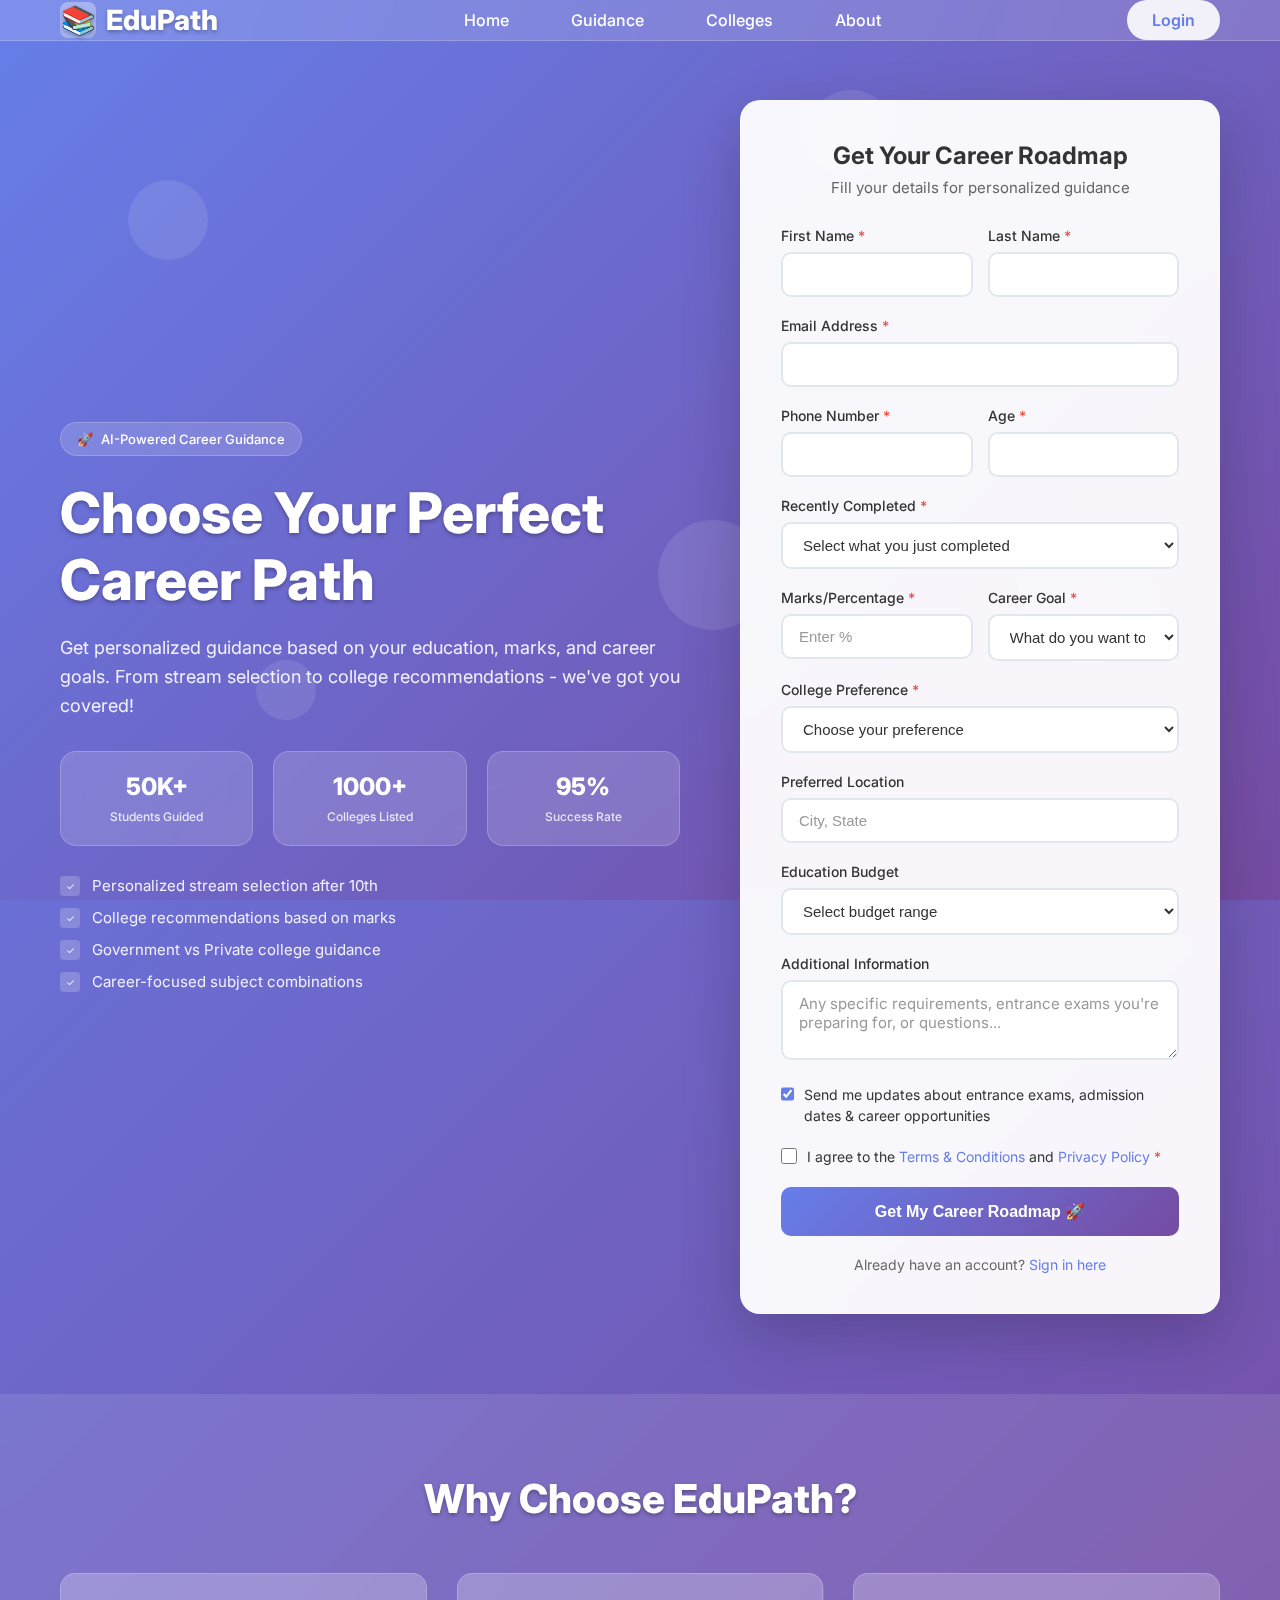
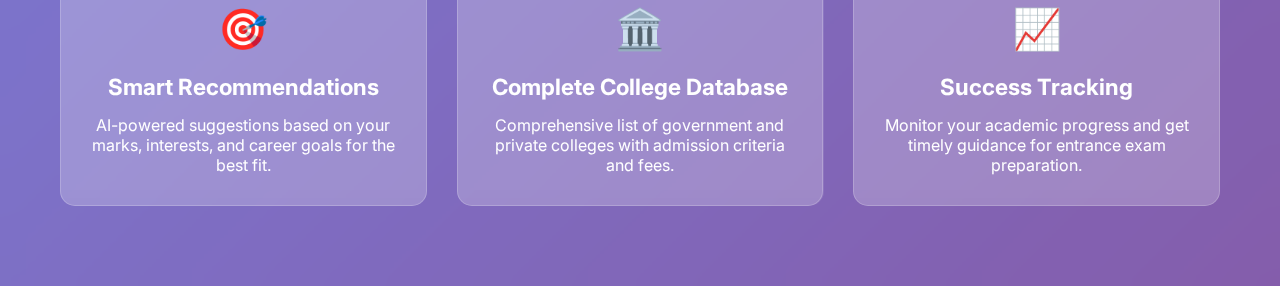
<file: index.html>
<!DOCTYPE html>
<html lang="en">
<head>
    <meta charset="UTF-8">
    <meta name="viewport" content="width=device-width, initial-scale=1.0">
    <title>SKILL BRIDGE - Smart Career Guidance Platform</title>
   <link rel="stylesheet" href="home.css">
    <body>

    <div class="animated-bg"></div>
    <div class="floating-shapes">
        <div class="shape"></div>
        <div class="shape"></div>
        <div class="shape"></div>
        <div class="shape"></div>
        <div class="shape"></div>
    </div>

    <header>
        <nav class="container">
            <div class="logo">
                <div class="logo-icon">📚</div>
                EduPath
            </div>
            <ul class="nav-links">
                <li><a href="#home">Home</a></li>
                <li><a href="#guidance">Guidance</a></li>
                <li><a href="#colleges">Colleges</a></li>
                <li><a href="#about">About</a></li>
            </ul>
            <a href="#login" class="login-btn">Login</a>
        </nav>
    </header>

    <main class="container">
        <div class="main-wrapper">
            <!-- Hero Content -->
            <div class="hero-content">
                <div class="hero-badge">
                    <span>🚀</span>
                    AI-Powered Career Guidance
                </div>
                
                <h1 class="hero-title">Choose Your Perfect Career Path</h1>
                
                <p class="hero-description">
                    Get personalized guidance based on your education, marks, and career goals. 
                    From stream selection to college recommendations - we've got you covered!
                </p>

                <div class="hero-stats">
                    <div class="stat-card">
                        <span class="stat-number">50K+</span>
                        <span class="stat-label">Students Guided</span>
                    </div>
                    <div class="stat-card">
                        <span class="stat-number">1000+</span>
                        <span class="stat-label">Colleges Listed</span>
                    </div>
                    <div class="stat-card">
                        <span class="stat-number">95%</span>
                        <span class="stat-label">Success Rate</span>
                    </div>
                </div>

                <div class="hero-features">
                    <div class="feature-item">
                        <div class="feature-icon">✓</div>
                        <span>Personalized stream selection after 10th</span>
                    </div>
                    <div class="feature-item">
                        <div class="feature-icon">✓</div>
                        <span>College recommendations based on marks</span>
                    </div>
                    <div class="feature-item">
                        <div class="feature-icon">✓</div>
                        <span>Government vs Private college guidance</span>
                    </div>
                    <div class="feature-item">
                        <div class="feature-icon">✓</div>
                        <span>Career-focused subject combinations</span>
                    </div>
                </div>
            </div>

            <!-- Registration Form -->
            <div class="form-container">
                <div class="form-header">
                    <h2 class="form-title">Get Your Career Roadmap</h2>
                    <p class="form-subtitle">Fill your details for personalized guidance</p>
                </div>

                <div id="message"></div>
                <div class="loading" id="loading">
                    <div class="spinner"></div>
                    <p>Analyzing your profile...</p>
                </div>

                <form id="registrationForm">
                    <div class="form-row">
                        <div class="form-group">
                            <label class="form-label" for="firstName">First Name <span class="required">*</span></label>
                            <input type="text" id="firstName" name="firstName" class="form-input" required>
                        </div>
                        <div class="form-group">
                            <label class="form-label" for="lastName">Last Name <span class="required">*</span></label>
                            <input type="text" id="lastName" name="lastName" class="form-input" required>
                        </div>
                    </div>

                    <div class="form-group">
                        <label class="form-label" for="email">Email Address <span class="required">*</span></label>
                        <input type="email" id="email" name="email" class="form-input" required>
                    </div>

                    <div class="form-row">
                        <div class="form-group">
                            <label class="form-label" for="phone">Phone Number <span class="required">*</span></label>
                            <input type="tel" id="phone" name="phone" class="form-input" required>
                        </div>
                        <div class="form-group">
                            <label class="form-label" for="age">Age <span class="required">*</span></label>
                            <input type="number" id="age" name="age" class="form-input" min="15" max="25" required>
                        </div>
                    </div>

                    <div class="form-group">
                        <label class="form-label" for="education">Recently Completed <span class="required">*</span></label>
                        <select id="education" name="education" class="form-select" required>
                            <option value="">Select what you just completed</option>
                            <option value="10th">10th Class</option>
                            <option value="12th">12th Class</option>
                            <option value="diploma">Diploma</option>
                            <option value="graduation">Graduation (Bachelor's)</option>
                        </select>
                    </div>

                    <div id="streamSection" class="form-group dynamic-section">
                        <label class="form-label" for="stream">Stream Selection <span class="required">*</span></label>
                        <select id="stream" name="stream" class="form-select">
                            <option value="">Choose your stream preference</option>
                        </select>
                    </div>

                    <div class="form-row">
                        <div class="form-group">
                            <label class="form-label" for="marks">Marks/Percentage <span class="required">*</span></label>
                            <input type="number" id="marks" name="marks" class="form-input" min="35" max="100" placeholder="Enter %" required>
                        </div>
                        <div class="form-group">
                            <label class="form-label" for="careerGoal">Career Goal <span class="required">*</span></label>
                            <select id="careerGoal" name="careerGoal" class="form-select" required>
                                <option value="">What do you want to become?</option>
                                <option value="engineer">Engineer</option>
                                <option value="doctor">Doctor</option>
                                <option value="ca">Chartered Accountant</option>
                                <option value="lawyer">Lawyer</option>
                                <option value="teacher">Teacher</option>
                                <option value="business">Business Owner</option>
                                <option value="government">Government Officer</option>
                                <option value="not-sure">Not Sure - Help Me Decide</option>
                                <option value="other">Other</option>
                            </select>
                        </div>
                    </div>

                    <div class="form-group">
                        <label class="form-label" for="collegeType">College Preference <span class="required">*</span></label>
                        <select id="collegeType" name="collegeType" class="form-select" required>
                            <option value="">Choose your preference</option>
                            <option value="government">Government College (Entrance Exam)</option>
                            <option value="private">Private College</option>
                            <option value="both">Both Government & Private</option>
                            <option value="unsure">Need Guidance</option>
                        </select>
                    </div>
 
                    <div class="form-group">
                        <label class="form-label" for="location">Preferred Location</label>
                        <input type="text" id="location" name="location" class="form-input" placeholder="City, State">
                    </div>

                    <div class="form-group">
                        <label class="form-label" for="budget">Education Budget</label>
                        <select id="budget" name="budget" class="form-select">
                            <option value="">Select budget range</option>
                            <option value="0-2lakh">Up to ₹2 Lakh</option>
                            <option value="2-5lakh">₹2 - ₹5 Lakh</option>
                            <option value="5-10lakh">₹5 - ₹10 Lakh</option>
                            <option value="10-20lakh">₹10 - ₹20 Lakh</option>
                            <option value="20lakh+">Above ₹20 Lakh</option>
                        </select>
                    </div>

                    <div class="form-group">
                        <label class="form-label" for="additionalInfo">Additional Information</label>
                        <textarea id="additionalInfo" name="additionalInfo" class="form-textarea form-input" placeholder="Any specific requirements, entrance exams you're preparing for, or questions..."></textarea>
                    </div>

                    <div class="checkbox-wrapper">
                        <input type="checkbox" id="newsletter" name="newsletter" class="checkbox-input" checked>
                        <label class="checkbox-label" for="newsletter">Send me updates about entrance exams, admission dates & career opportunities</label>
                    </div>

                    <div class="checkbox-wrapper">
                        <input type="checkbox" id="terms" name="terms" class="checkbox-input" required>
                        <label class="checkbox-label" for="terms">I agree to the <a href="#terms">Terms & Conditions</a> and <a href="#privacy">Privacy Policy</a> <span class="required">*</span></label>
                    </div>

                    <button type="submit" class="form-submit" id="submitBtn">Get My Career Roadmap 🚀</button>
                </form>

                <div class="form-footer">
                    <p>Already have an account? <a href="#login">Sign in here</a></p>
                </div>
            </div>
        </div>
    </main>

    <section class="features-section">
        <div class="container">
            <h2 class="section-title">Why Choose EduPath?</h2>
            <div class="features-grid">
                <div class="feature-card">
                    <div class="feature-card-icon">🎯</div>
                    <h3>Smart Recommendations</h3>
                    <p>AI-powered suggestions based on your marks, interests, and career goals for the best fit.</p>
                </div>
                <div class="feature-card">
                    <div class="feature-card-icon">🏛️</div>
                    <h3>Complete College Database</h3>
                    <p>Comprehensive list of government and private colleges with admission criteria and fees.</p>
                </div>
                <div class="feature-card">
                    <div class="feature-card-icon">📈</div>
                    <h3>Success Tracking</h3>
                    <p>Monitor your academic progress and get timely guidance for entrance exam preparation.</p>
                </div>
            </div>
        </div>
    </section>

    <script>
        // Dynamic form behavior based on education level
        document.getElementById('education').addEventListener('change', function() {
            const streamSection = document.getElementById('streamSection');
            const streamSelect = document.getElementById('stream');
            
            if (this.value === '10th') {
                streamSection.classList.add('visible');
                streamSelect.required = true;
                streamSelect.innerHTML = `
                    <option value="">What stream do you want in 11th-12th?</option>
                    <option value="science-pcm">Science (PCM) - For Engineering/IT</option>
                    <option value="science-pcb">Science (PCB) - For Medical/Pharmacy</option>
                    <option value="commerce">Commerce - For CA/Business/Banking</option>
                    <option value="arts">Arts/Humanities - For Law/Teaching/Civil Services</option>
                `;
            } else if (this.value === '12th') {
                streamSection.classList.add('visible');
                streamSelect.required = true;
                streamSelect.innerHTML = `
                    <option value="">Your 12th stream was?</option>
                    <option value="science-pcm">Science (PCM)</option>
                    <option value="science-pcb">Science (PCB)</option>
                    <option value="commerce">Commerce</option>
                    <option value="arts">Arts/Humanities</option>
                `;
            } else {
                streamSection.classList.remove('visible');
                streamSelect.required = false;
            }
        });

        // Career goal suggestions based on stream
        document.getElementById('stream').addEventListener('change', function() {
            const careerGoalSelect = document.getElementById('careerGoal');
            const streamValue = this.value;
            
            let priorityOptions = [];
            if (streamValue === 'science-pcm') {
                priorityOptions = ['engineer', 'government', 'business', 'not-sure'];
            } else if (streamValue === 'science-pcb') {
                priorityOptions = ['doctor', 'engineer', 'teacher', 'not-sure'];
            } else if (streamValue === 'commerce') {
                priorityOptions = ['ca', 'business', 'government', 'not-sure'];
            } else if (streamValue === 'arts') {
                priorityOptions = ['lawyer', 'teacher', 'government', 'not-sure'];
            }

            // Update career options
            const allOptions = {
                'engineer': 'Engineer',
                'doctor': 'Doctor',
                'ca': 'Chartered Accountant',
                'lawyer': 'Lawyer',
                'teacher': 'Teacher',
                'business': 'Business Owner',
                'government': 'Government Officer',
                'not-sure': 'Not Sure - Help Me Decide',
                'other': 'Other'
            };
            
            careerGoalSelect.innerHTML = '<option value="">What do you want to become?</option>';
            
                        // Add priority options first
                        priorityOptions.forEach(option => {
                            careerGoalSelect.innerHTML += `<option value="${option}">${allOptions[option]}</option>`;
                        });
            
                        // Add remaining options
                        Object.keys(allOptions).forEach(option => {
                            if (!priorityOptions.includes(option)) {
                                careerGoalSelect.innerHTML += `<option value="${option}">${allOptions[option]}</option>`;
                            }
                        });
                    });
                </script>
            </body>
            </html>
</file>
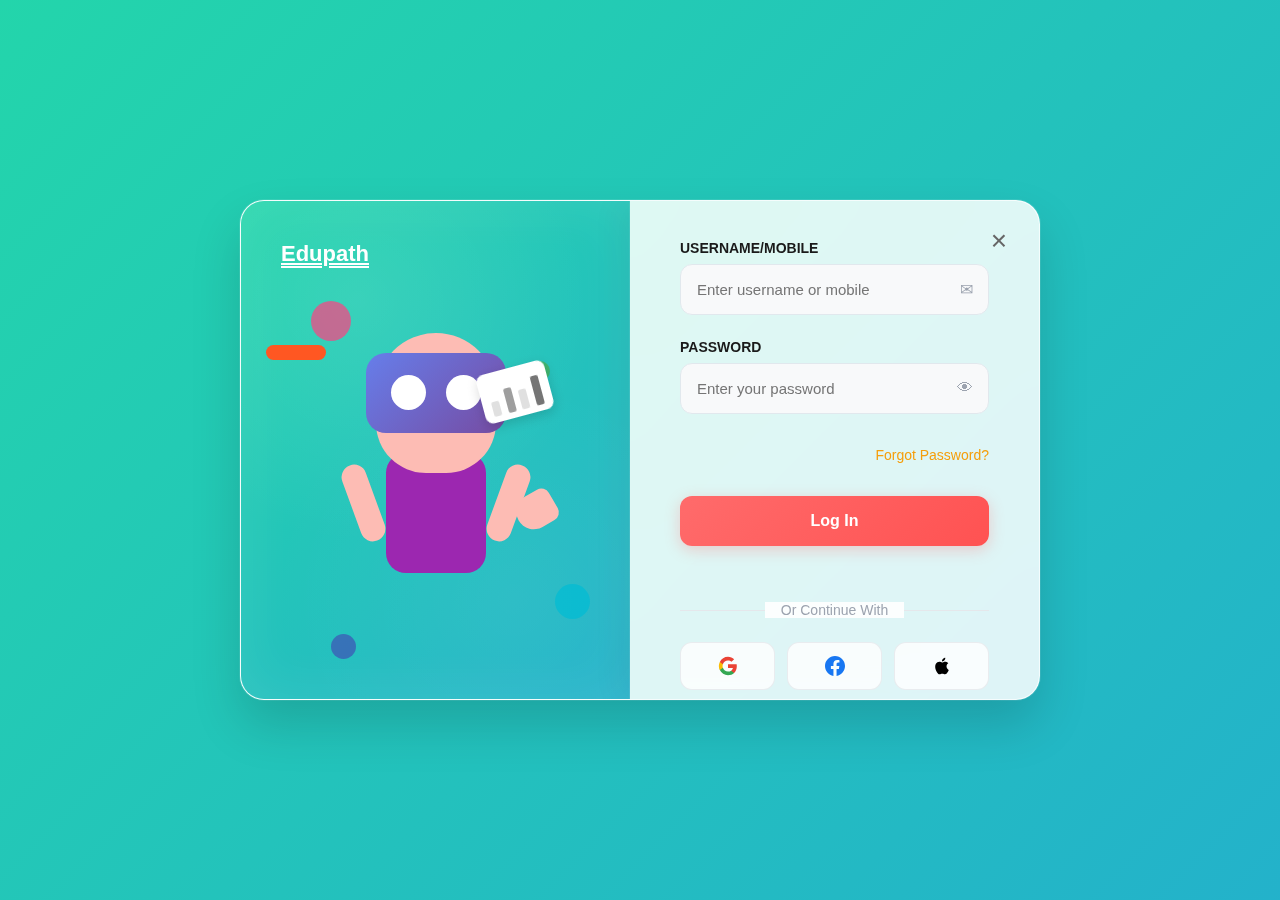
<file: index-login.html>
<!DOCTYPE html>
<html lang="en">
<head>
    <meta charset="UTF-8">
    <meta name="viewport" content="width=device-width, initial-scale=1.0">
    <title>CARRIER ADVISOR - Login</title>
    <link rel="stylesheet" href="login.css">
</head>
<body>
    <div class="animated-bg"></div>
    
    <div class="modal-container">
        <button class="close-btn"></button>
        
        <div class="left-section">
            <div class="logo"><b>Edupath</b></div>
            
            <div class="character-container">
                <div class="character">
                    <div class="head"></div>
                    <div class="vr-headset">
                        <div class="vr-lens left"></div>
                        <div class="vr-lens right"></div>
                    </div>
                    <div class="vr-strap left"></div>
                    <div class="vr-strap right"></div>
                    <div class="body"></div>
                    <div class="arm left"></div>
                    <div class="arm right"></div>
                    <div class="hand"></div>
                </div>
                
                <div class="chart">
                    <div class="bar"></div>
                    <div class="bar"></div>
                    <div class="bar"></div>
                    <div class="bar"></div>
                </div>
                
                <div class="progress-bar progress-1">
                    <div class="progress-fill"></div>
                </div>
                <div class="progress-bar progress-2">
                    <div class="progress-fill"></div>
                </div>
            </div>
            
            <div class="floating-elements">
                <div class="bubble bubble-1"></div>
                <div class="bubble bubble-2"></div>
                <div class="bubble bubble-3"></div>
                <div class="bubble bubble-4"></div>
            </div>
        </div>

        <div class="right-section">
            <h1 class="login-title">Login</h1>
            
            <div class="form-group">
                <label class="form-label">USERNAME/MOBILE</label>
                <div class="input-container">
                    <input type="text" class="form-input" placeholder="Enter username or mobile">
                    <span class="input-icon">✉</span>
                </div>
            </div>

            <div class="form-group">
                <label class="form-label">PASSWORD</label>
                <div class="input-container">
                    <input type="password" class="form-input" placeholder="Enter your password">
                    <span class="input-icon">👁</span>
                </div>
            </div>

            <div class="forgot-password">
                <a href="#">Forgot Password?</a>
            </div>

            <button class="login-btn">Log In</button>

            <div class="divider">
                <span>Or Continue With</span>
            </div>

            <div class="social-buttons">
                <button class="social-btn">
                    <div class="google-icon"></div>
                </button>
                <button class="social-btn">
                    <div class="facebook-icon"></div>
                </button>
                <button class="social-btn">
                    <div class="apple-icon"></div>
                </button>
            </div>

            <div class="signup-text">
                Don't have an account? <a href="#">Sign Up here</a>
            </div>
        </div>
    </div>

    <script>
        // Add interactive functionality
        document.addEventListener('DOMContentLoaded', function() {
            const passwordInput = document.querySelector('input[type="password"]');
            const eyeIcon = passwordInput.nextElementSibling;
            
            eyeIcon.addEventListener('click', function() {
                if (passwordInput.type === 'password') {
                    passwordInput.type = 'text';
                    eyeIcon.textContent = '🙈';
                } else {
                    passwordInput.type = 'password';
                    eyeIcon.textContent = '👁';
                }
            });

            // Form validation
            const loginBtn = document.querySelector('.login-btn');
            const inputs = document.querySelectorAll('.form-input');
            
            loginBtn.addEventListener('click', function(e) {
                e.preventDefault();
                let isValid = true;
                
                inputs.forEach(input => {
                    if (!input.value.trim()) {
                        input.style.borderColor = '#ff6b6b';
                        isValid = false;
                    } else {
                        input.style.borderColor = '#e1e8ed';
                    }
                });
                
                if (isValid) {
                    alert('Login functionality would be implemented here!');
                }
            });

            // Close button functionality
            document.querySelector('.close-btn').addEventListener('click', function() {
                alert('Close functionality would be implemented here!');
            });
        });
    </script>
</body>
</html>
</file>
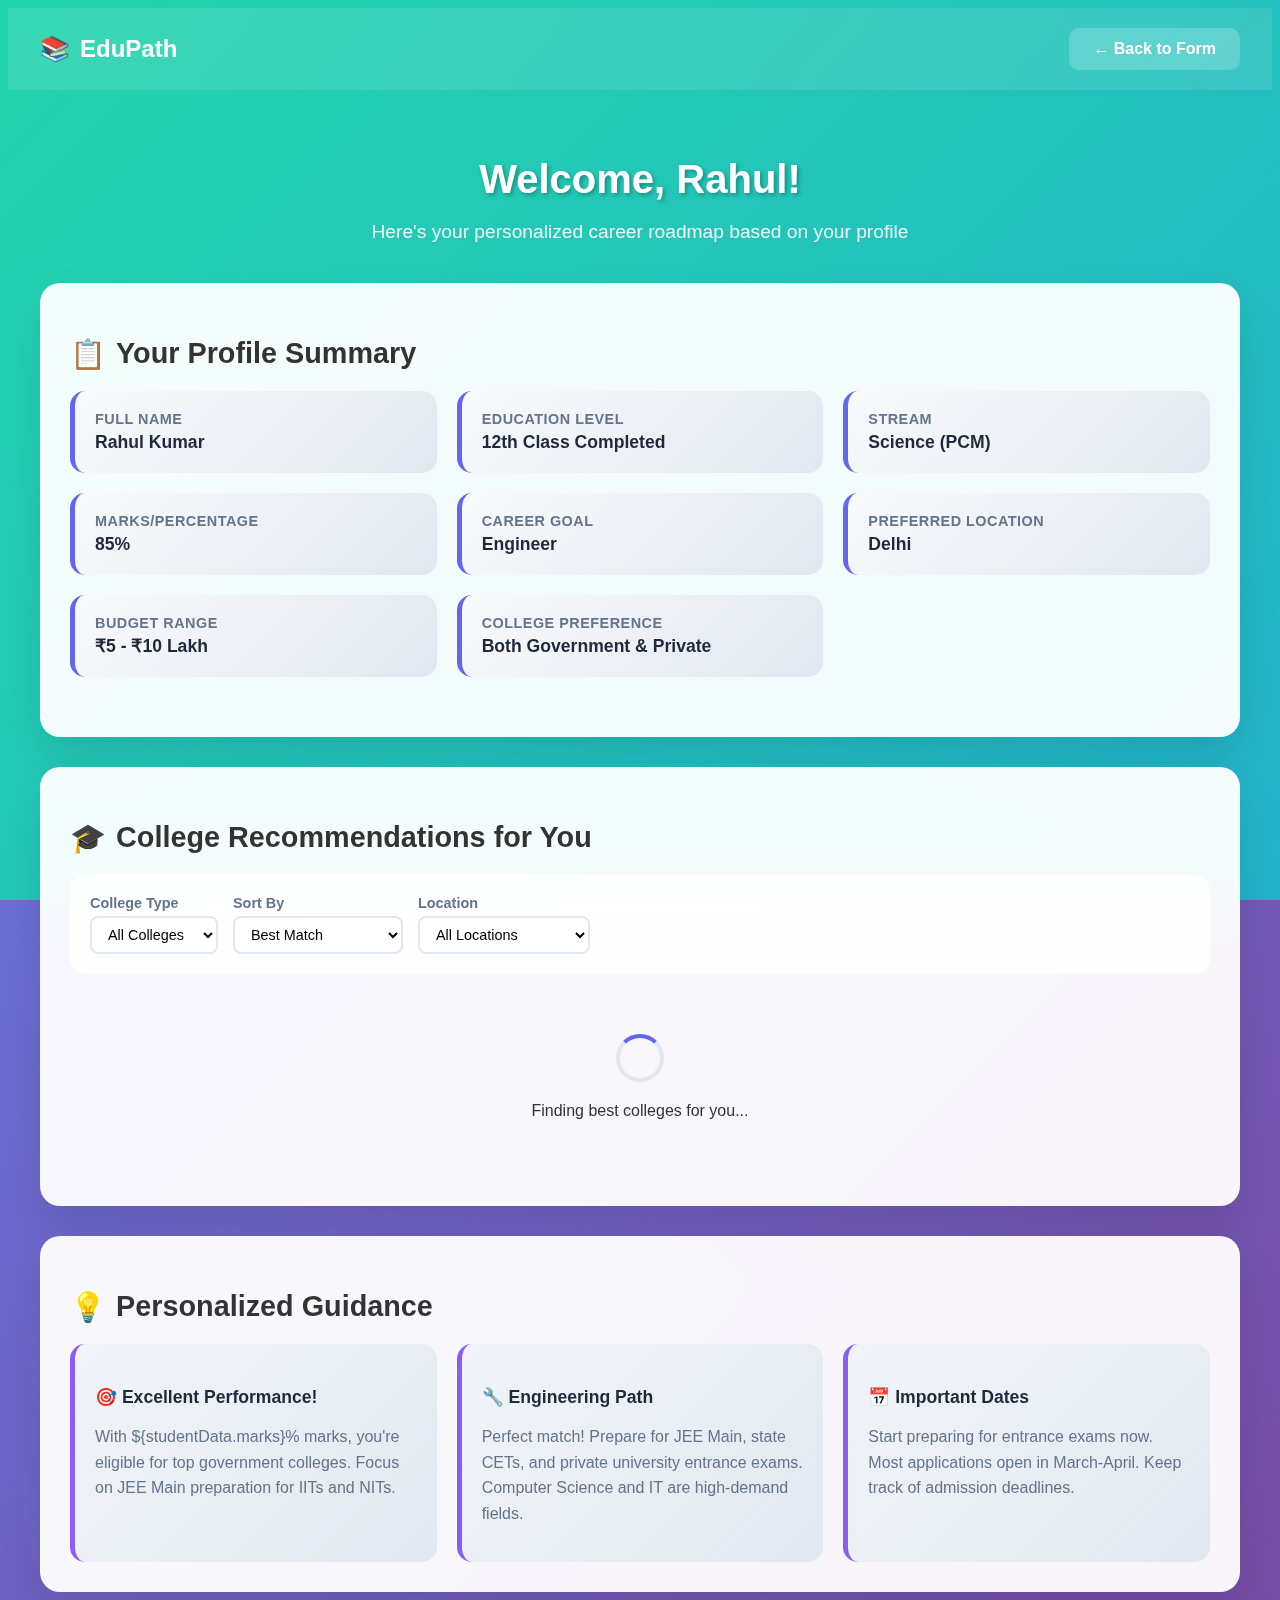
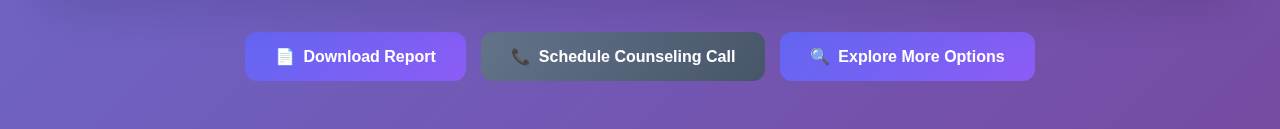
<file: student_profile.html>
<!DOCTYPE html>
<html lang="en">
<head>
    <meta charset="UTF-8">
    <meta name="viewport" content="width=device-width, initial-scale=1.0">
    <title>EduPath - Your Personalized Career Roadmap</title>
     <link rel="stylesheet" href="student_profile.css">
</head>
<body>
    <div class="animated-bg"></div>

    <header>
        <nav class="container">
            <div class="logo">
                <span>📚</span>
                EduPath
            </div>
            <a href="#" class="back-btn" onclick="goBack()">← Back to Form</a>
        </nav>
    </header>

    <main class="main-content">
        <div class="container">
            <div class="summary-header">
                <h1 class="welcome-title" id="welcomeTitle">Welcome, Student!</h1>
                <p class="welcome-subtitle">Here's your personalized career roadmap based on your profile</p>
            </div>

            <!-- Student Summary Section -->
            <div class="student-summary">
                <h2 class="summary-title">
                    <span>📋</span>
                    Your Profile Summary
                </h2>
                <div class="student-details" id="studentDetails">
                    <!-- Profile details will be populated here -->
                </div>
            </div>

            <!-- College Recommendations Section -->
            <div class="recommendations-section">
                <h2 class="section-title">
                    <span>🎓</span>
                    College Recommendations for You
                </h2>

                <!-- Filters -->
                <div class="filter-section">
                    <div class="filter-group">
                        <label class="filter-label">College Type</label>
                        <select class="filter-select" id="collegeTypeFilter">
                            <option value="all">All Colleges</option>
                            <option value="government">Government</option>
                            <option value="private">Private</option>
                        </select>
                    </div>
                    <div class="filter-group">
                        <label class="filter-label">Sort By</label>
                        <select class="filter-select" id="sortFilter">
                            <option value="match">Best Match</option>
                            <option value="fees">Fees (Low to High)</option>
                            <option value="ranking">Ranking</option>
                        </select>
                    </div>
                    <div class="filter-group">
                        <label class="filter-label">Location</label>
                        <select class="filter-select" id="locationFilter">
                            <option value="all">All Locations</option>
                            <option value="local">Local (Same State)</option>
                            <option value="nearby">Nearby States</option>
                        </select>
                    </div>
                </div>

                <div class="loading" id="loadingColleges">
                    <div class="spinner"></div>
                    <p>Finding best colleges for you...</p>
                </div>

                <div class="college-grid" id="collegeGrid">
                    <!-- Colleges will be populated here -->
                </div>
            </div>

            <!-- Guidance Section -->
            <div class="guidance-section">
                <h2 class="section-title">
                    <span>💡</span>
                    Personalized Guidance
                </h2>
                <div class="guidance-cards" id="guidanceCards">
                    <!-- Guidance will be populated here -->
                </div>
            </div>

            <!-- Action Buttons -->
            <div class="action-buttons">
                <button class="action-btn" onclick="downloadReport()">
                    <span>📄</span>
                    Download Report
                </button>
                <button class="action-btn secondary" onclick="scheduleCall()">
                    <span>📞</span>
                    Schedule Counseling Call
                </button>
                <button class="action-btn" onclick="exploreMore()">
                    <span>🔍</span>
                    Explore More Options
                </button>
            </div>
        </div>
    </main>

    <script>
        // Sample student data (in real app, this would come from the form)
        let studentData = {
            firstName: "Rahul",
            lastName: "Kumar",
            email: "rahul.kumar@email.com",
            phone: "+91 9876543210",
            age: 18,
            education: "12th",
            stream: "science-pcm",
            marks: 85,
            careerGoal: "engineer",
            collegeType: "both",
            location: "Delhi",
            budget: "5-10lakh"
        };

        // College database
        const colleges = [
            {
                name: "Delhi Technological University",
                type: "government",
                location: "Delhi",
                fees: "1.5 Lakh",
                cutoff: 80,
                ranking: 1,
                courses: ["Computer Science", "Electrical", "Mechanical"],
                match: 95
            },
            {
                name: "Netaji Subhas University of Technology",
                type: "government",
                location: "Delhi",
                fees: "1.2 Lakh",
                cutoff: 78,
                ranking: 2,
                courses: ["IT", "Electronics", "Civil"],
                match: 92
            },
            {
                name: "Amity University",
                type: "private",
                location: "Noida",
                fees: "8.5 Lakh",
                cutoff: 70,
                ranking: 3,
                courses: ["Computer Science", "IT", "Biotechnology"],
                match: 88
            },
            {
                name: "SRM Institute of Science and Technology",
                type: "private",
                location: "Chennai",
                fees: "9.2 Lakh",
                cutoff: 75,
                ranking: 4,
                courses: ["Computer Science", "Aerospace", "Mechanical"],
                match: 85
            },
            {
                name: "Manipal Institute of Technology",
                type: "private",
                location: "Karnataka",
                fees: "12.5 Lakh",
                cutoff: 82,
                ranking: 5,
                courses: ["Computer Science", "Electronics", "Chemical"],
                match: 90
            },
            {
                name: "BITS Pilani",
                type: "private",
                location: "Rajasthan",
                fees: "15.2 Lakh",
                cutoff: 90,
                ranking: 6,
                courses: ["Computer Science", "Electrical", "Mechanical"],
                match: 78
            }
        ];

        // Initialize the page
        function initializePage() {
            // Try to get data from localStorage or URL parameters
            const urlParams = new URLSearchParams(window.location.search);
            if (urlParams.get('name')) {
                studentData.firstName = urlParams.get('name') || 'Student';
                studentData.marks = parseInt(urlParams.get('marks')) || 85;
                studentData.stream = urlParams.get('stream') || 'science-pcm';
                studentData.careerGoal = urlParams.get('career') || 'engineer';
            }

            displayStudentSummary();
            displayCollegeRecommendations();
            displayGuidance();
        }

        function displayStudentSummary() {
            document.getElementById('welcomeTitle').textContent = `Welcome, ${studentData.firstName}!`;
            
            const detailsContainer = document.getElementById('studentDetails');
            detailsContainer.innerHTML = `
                <div class="detail-card">
                    <div class="detail-label">Full Name</div>
                    <div class="detail-value">${studentData.firstName} ${studentData.lastName}</div>
                </div>
                <div class="detail-card">
                    <div class="detail-label">Education Level</div>
                    <div class="detail-value">${getEducationDisplay(studentData.education)}</div>
                </div>
                <div class="detail-card">
                    <div class="detail-label">Stream</div>
                    <div class="detail-value">${getStreamDisplay(studentData.stream)}</div>
                </div>
                <div class="detail-card">
                    <div class="detail-label">Marks/Percentage</div>
                    <div class="detail-value">${studentData.marks}%</div>
                </div>
                <div class="detail-card">
                    <div class="detail-label">Career Goal</div>
                    <div class="detail-value">${getCareerDisplay(studentData.careerGoal)}</div>
                </div>
                <div class="detail-card">
                    <div class="detail-label">Preferred Location</div>
                    <div class="detail-value">${studentData.location}</div>
                </div>
                <div class="detail-card">
                    <div class="detail-label">Budget Range</div>
                    <div class="detail-value">${getBudgetDisplay(studentData.budget)}</div>
                </div>
                <div class="detail-card">
                    <div class="detail-label">College Preference</div>
                    <div class="detail-value">${getCollegeTypeDisplay(studentData.collegeType)}</div>
                </div>
            `;
        }

        function displayCollegeRecommendations() {
            const collegeGrid = document.getElementById('collegeGrid');
            const loadingElement = document.getElementById('loadingColleges');
            
            // Show loading
            loadingElement.style.display = 'block';
            collegeGrid.style.display = 'none';
            
            setTimeout(() => {
                loadingElement.style.display = 'none';
                collegeGrid.style.display = 'grid';
                
                const filteredColleges = filterAndSortColleges();
                
                collegeGrid.innerHTML = filteredColleges.map(college => `
                    <div class="college-card">
                        <div class="college-badge ${college.type}">${college.type.toUpperCase()}</div>
                        <div class="college-name">${college.name}</div>
                        <div class="college-details">
                            <div class="college-detail">
                                <span class="college-detail-icon">📍</span>
                                <span>${college.location}</span>
                            </div>
                            <div class="college-detail">
                                <span class="college-detail-icon">💰</span>
                                <span>₹${college.fees}</span>
                            </div>
                            <div class="college-detail">
                                <span class="college-detail-icon">📊</span>
                                <span>Cutoff: ${college.cutoff}%</span>
                            </div>
                            <div class="college-detail">
                                <span class="college-detail-icon">🎓</span>
                                <span>${college.courses.slice(0, 2).join(', ')}</span>
                            </div>
                        </div>
                        <div class="match-percentage">${college.match}% Match</div>
                        <div class="eligibility-status ${getEligibilityClass(studentData.marks, college.cutoff)}">
                            ${getEligibilityText(studentData.marks, college.cutoff)}
                        </div>
                    </div>
                `).join('');
            }, 1500);
        }

        function filterAndSortColleges() {
            let filtered = colleges.filter(college => {
                const typeFilter = document.getElementById('collegeTypeFilter').value;
                if (typeFilter !== 'all' && college.type !== typeFilter) return false;
                
                return true;
            });

            const sortBy = document.getElementById('sortFilter').value;
            filtered.sort((a, b) => {
                switch(sortBy) {
                    case 'match':
                        return b.match - a.match;
                    case 'fees':
                        return parseFloat(a.fees) - parseFloat(b.fees);
                    case 'ranking':
                        return a.ranking - b.ranking;
                    default:
                        return b.match - a.match;
                }
            });

            return filtered;
        }

        function displayGuidance() {
            const guidanceContainer = document.getElementById('guidanceCards');
            const guidance = generatePersonalizedGuidance();
            
            guidanceContainer.innerHTML = guidance.map(item => `
                <div class="guidance-card">
                    <h4>${item.title}</h4>
                    <p>${item.content}</p>
                </div>
            `).join('');
        }

        function generatePersonalizedGuidance() {
            const guidance = [];
            
            if (studentData.marks >= 85) {
                guidance.push({
                    title: "🎯 Excellent Performance!",
                    content: "With ${studentData.marks}% marks, you're eligible for top government colleges. Focus on JEE Main preparation for IITs and NITs."
                });
            } else if (studentData.marks >= 75) {
                guidance.push({
                    title: "👍 Good Performance",
                    content: "Your marks qualify you for good state government colleges and reputed private institutions. Consider both options."
                });
            } else {
                guidance.push({
                    title: "💪 Room for Improvement",
                    content: "Focus on improving your grades. Private colleges and state quota seats are good options. Consider supplementary exams if available."
                });
            }

            if (studentData.stream === 'science-pcm' && studentData.careerGoal === 'engineer') {
                guidance.push({
                    title: "🔧 Engineering Path",
                    content: "Perfect match! Prepare for JEE Main, state CETs, and private university entrance exams. Computer Science and IT are high-demand fields."
                });
            }

            if (studentData.budget === '0-2lakh' || studentData.budget === '2-5lakh') {
                guidance.push({
                    title: "💡 Budget-Friendly Options",
                    content: "Focus on government colleges and state universities. Look for scholarships and education loans for private colleges."
                });
            }

            guidance.push({
                title: "📅 Important Dates",
                content: "Start preparing for entrance exams now. Most applications open in March-April. Keep track of admission deadlines."
            });

            return guidance;
        }

        // Utility functions
        function getEducationDisplay(education) {
            const educationMap = {
                '10th': '10th Class Completed',
                '12th': '12th Class Completed',
                'diploma': 'Diploma Completed',
                'graduation': 'Graduation Completed'
            };
            return educationMap[education] || education;
        }

        function getStreamDisplay(stream) {
            const streamMap = {
                'science-pcm': 'Science (PCM)',
                'science-pcb': 'Science (PCB)',
                'commerce': 'Commerce',
                'arts': 'Arts/Humanities'
            };
            return streamMap[stream] || stream;
        }

        function getCareerDisplay(career) {
            const careerMap = {
                'engineer': 'Engineer',
                'doctor': 'Doctor',
                'ca': 'Chartered Accountant',
                'lawyer': 'Lawyer',
                'teacher': 'Teacher',
                'business': 'Business Owner',
                'government': 'Government Officer',
                'not-sure': 'Exploring Options'
            };
            return careerMap[career] || career;
        }

        function getBudgetDisplay(budget) {
            const budgetMap = {
                '0-2lakh': 'Up to ₹2 Lakh',
                '2-5lakh': '₹2 - ₹5 Lakh',
                '5-10lakh': '₹5 - ₹10 Lakh',
                '10-20lakh': '₹10 - ₹20 Lakh',
                '20lakh+': 'Above ₹20 Lakh'
            };
            return budgetMap[budget] || budget;
        }

        function getCollegeTypeDisplay(type) {
            const typeMap = {
                'government': 'Government College',
                'private': 'Private College',
                'both': 'Both Government & Private',
                'unsure': 'Need Guidance'
            };
            return typeMap[type] || type;
        }

        function getEligibilityClass(studentMarks, cutoff) {
            if (studentMarks >= cutoff + 5) return 'eligible';
            if (studentMarks >= cutoff - 2) return 'borderline';
            return 'not-eligible';
        }

        function getEligibilityText(studentMarks, cutoff) {
            if (studentMarks >= cutoff + 5) return '✅ Highly Eligible';
            if (studentMarks >= cutoff - 2) return '⚠️ Borderline';
            return '❌ Below Cutoff';
        }

        // Action functions
        function downloadReport() {
            alert('Generating your personalized career report... This feature will be available soon!');
        }

        function scheduleCall() {
            alert('Redirecting to counseling booking... This feature will be available soon!');
        }

        function exploreMore() {
            alert('Exploring more colleges and options... This feature will be available soon!');
        }

        function goBack() {
            if (confirm('Are you sure you want to go back? Your current data will be preserved.')) {
                window.history.back();
            }
        }

        // Filter event listeners
        document.getElementById('collegeTypeFilter').addEventListener('change', displayCollegeRecommendations);
        document.getElementById('sortFilter').addEventListener('change', displayCollegeRecommendations);
        document.getElementById('locationFilter').addEventListener('change', displayCollegeRecommendations);

        // Initialize page when loaded
        document.addEventListener('DOMContentLoaded', initializePage);
    </script>
</body>

</html>
</file>
<file: home.css>
@import url('https://fonts.googleapis.com/css2?family=Inter:wght@300;400;500;600;700;800;900&display=swap');

        * {
            margin: 0;
            padding: 0;
            box-sizing: border-box;
        }

        body {
            font-family: 'Inter', -apple-system, BlinkMacSystemFont, sans-serif;
            background: linear-gradient(135deg, #667eea 0%, #764ba2 100%);
            min-height: 100vh;
            color: #333;
            overflow-x: hidden;
        }

        /* Animated Background - Same as Login */
        .animated-bg {
            position: fixed;
            top: 0;
            left: 0;
            width: 100%;
            height: 100%;
            background: linear-gradient(135deg, #667eea 0%, #764ba2 100%);
            z-index: -2;
        }

        .floating-shapes {
            position: fixed;
            top: 0;
            left: 0;
            width: 100%;
            height: 100%;
            z-index: -1;
            overflow: hidden;
        }

        .shape {
            position: absolute;
            background: rgba(255, 255, 255, 0.1);
            border-radius: 50%;
            animation: float 15s infinite linear;
        }

        .shape:nth-child(1) {
            width: 80px;
            height: 80px;
            top: 20%;
            left: 10%;
            animation-delay: 0s;
        }

        .shape:nth-child(2) {
            width: 120px;
            height: 120px;
            top: 60%;
            right: 10%;
            animation-delay: -5s;
        }

        .shape:nth-child(3) {
            width: 60px;
            height: 60px;
            bottom: 20%;
            left: 20%;
            animation-delay: -10s;
        }

        .shape:nth-child(4) {
            width: 90px;
            height: 90px;
            top: 10%;
            right: 30%;
            animation-delay: -7s;
        }

        .shape:nth-child(5) {
            width: 110px;
            height: 110px;
            bottom: 30%;
            right: 40%;
            animation-delay: -3s;
        }

        @keyframes float {
            0%, 100% {
                transform: translateY(0px) rotate(0deg);
                opacity: 0.1;
            }
            50% {
                transform: translateY(-20px) rotate(180deg);
                opacity: 0.2;
            }
        }

        .container {
            max-width: 1200px;
            margin: 0 auto;
            padding: 0 20px;
        }

        /* Header - Glassmorphism */
        header {
            position: fixed;
            top: 0;
            width: 100%;
            background: rgba(255, 255, 255, 0.15);
            backdrop-filter: blur(20px);
            border-bottom: 1px solid rgba(255, 255, 255, 0.2);
            z-index: 1000;
            transition: all 0.3s ease;
        }

        nav {
            display: flex;
            justify-content: space-between;
            align-items: center;
            padding: 15px 0;
        }

        .logo {
            font-size: 28px;
            font-weight: 800;
            color: white;
            text-shadow: 0 2px 4px rgba(0,0,0,0.3);
            display: flex;
            align-items: center;
            gap: 10px;
        }

        .logo-icon {
            width: 36px;
            height: 36px;
            background: rgba(255, 255, 255, 0.2);
            border-radius: 8px;
            display: flex;
            align-items: center;
            justify-content: center;
            backdrop-filter: blur(10px);
        }

        .nav-links {
            display: flex;
            list-style: none;
            gap: 30px;
        }

        .nav-links a {
            color: white;
            text-decoration: none;
            font-weight: 500;
            transition: all 0.3s ease;
            padding: 8px 16px;
            border-radius: 20px;
        }

        .nav-links a:hover {
            background: rgba(255, 255, 255, 0.2);
        }

        .login-btn {
            background: rgba(255, 255, 255, 0.9);
            color: #667eea;
            padding: 10px 25px;
            border: none;
            border-radius: 25px;
            font-weight: 600;
            cursor: pointer;
            transition: all 0.3s ease;
            text-decoration: none;
            display: inline-block;
        }

        .login-btn:hover {
            transform: translateY(-2px);
            box-shadow: 0 8px 25px rgba(0,0,0,0.2);
            background: white;
        }

        /* Main Content */
        .main-wrapper {
            display: grid;
            grid-template-columns: 1fr 480px;
            gap: 60px;
            align-items: center;
            min-height: 100vh;
            padding-top: 100px;
            padding-bottom: 40px;
        }

        /* Hero Content */
        .hero-content {
            padding: 20px 0;
        }

        .hero-badge {
            display: inline-flex;
            align-items: center;
            gap: 8px;
            background: rgba(255, 255, 255, 0.15);
            backdrop-filter: blur(10px);
            border: 1px solid rgba(255, 255, 255, 0.2);
            padding: 8px 16px;
            border-radius: 20px;
            font-size: 13px;
            font-weight: 500;
            color: white;
            margin-bottom: 24px;
        }

        .hero-title {
            font-size: clamp(2.5rem, 5vw, 3.5rem);
            font-weight: 800;
            color: white;
            margin-bottom: 20px;
            text-shadow: 0 2px 4px rgba(0,0,0,0.3);
            line-height: 1.2;
        }

        .hero-description {
            font-size: 18px;
            color: rgba(255, 255, 255, 0.9);
            margin-bottom: 30px;
            line-height: 1.6;
        }

        .hero-stats {
            display: grid;
            grid-template-columns: repeat(3, 1fr);
            gap: 20px;
            margin-bottom: 30px;
        }

        .stat-card {
            background: rgba(255, 255, 255, 0.15);
            backdrop-filter: blur(10px);
            border: 1px solid rgba(255, 255, 255, 0.2);
            padding: 20px 16px;
            border-radius: 16px;
            text-align: center;
            color: white;
        }

        .stat-number {
            display: block;
            font-size: 24px;
            font-weight: 800;
            margin-bottom: 4px;
        }

        .stat-label {
            font-size: 12px;
            opacity: 0.8;
            font-weight: 500;
        }

        .hero-features {
            display: flex;
            flex-direction: column;
            gap: 12px;
        }

        .feature-item {
            display: flex;
            align-items: center;
            gap: 12px;
            color: rgba(255, 255, 255, 0.9);
            font-size: 15px;
        }

        .feature-icon {
            width: 20px;
            height: 20px;
            background: rgba(255, 255, 255, 0.2);
            border-radius: 4px;
            display: flex;
            align-items: center;
            justify-content: center;
            font-size: 10px;
        }

        /* Form Container - Login Style */
        .form-container {
            background: rgba(255, 255, 255, 0.95);
            backdrop-filter: blur(20px);
            padding: 40px;
            border-radius: 20px;
            box-shadow: 0 20px 60px rgba(0, 0, 0, 0.2);
            border: 1px solid rgba(255, 255, 255, 0.3);
            position: sticky;
            top: 120px;
        }

        .form-header {
            text-align: center;
            margin-bottom: 30px;
        }

        .form-title {
            font-size: 24px;
            font-weight: 700;
            color: #333;
            margin-bottom: 8px;
        }

        .form-subtitle {
            color: #666;
            font-size: 15px;
        }

        .form-group {
            margin-bottom: 20px;
        }

        .form-row {
            display: grid;
            grid-template-columns: 1fr 1fr;
            gap: 15px;
        }

        .form-label {
            display: block;
            margin-bottom: 8px;
            color: #333;
            font-weight: 500;
            font-size: 14px;
        }

        .required {
            color: #e74c3c;
        }

        .form-input, .form-select, .form-textarea {
            width: 100%;
            padding: 12px 16px;
            border: 2px solid #e1e8ed;
            border-radius: 10px;
            font-size: 15px;
            transition: all 0.3s ease;
            background: white;
            color: #333;
        }

        .form-input::placeholder {
            color: #999;
        }

        .form-input:focus, .form-select:focus, .form-textarea:focus {
            outline: none;
            border-color: #667eea;
            box-shadow: 0 0 0 3px rgba(102, 126, 234, 0.1);
        }

        .form-textarea {
            resize: vertical;
            min-height: 80px;
            font-family: inherit;
        }

        .checkbox-wrapper {
            display: flex;
            align-items: flex-start;
            gap: 10px;
            margin-bottom: 20px;
        }

        .checkbox-input {
            width: 16px;
            height: 16px;
            margin-top: 2px;
            accent-color: #667eea;
        }

        .checkbox-label {
            font-size: 14px;
            color: #333;
            line-height: 1.5;
        }

        .checkbox-label a {
            color: #667eea;
            text-decoration: none;
        }

        .checkbox-label a:hover {
            text-decoration: underline;
        }

        .form-submit {
            width: 100%;
            background: linear-gradient(135deg, #667eea, #764ba2);
            color: white;
            padding: 15px;
            border: none;
            border-radius: 10px;
            font-size: 16px;
            font-weight: 600;
            cursor: pointer;
            transition: all 0.3s ease;
            margin-bottom: 20px;
        }

        .form-submit:hover:not(:disabled) {
            transform: translateY(-2px);
            box-shadow: 0 10px 30px rgba(102, 126, 234, 0.4);
        }

        .form-submit:disabled {
            opacity: 0.6;
            cursor: not-allowed;
            transform: none;
        }

        .form-footer {
            text-align: center;
            color: #666;
            font-size: 14px;
        }

        .form-footer a {
            color: #667eea;
            text-decoration: none;
        }

        /* Dynamic sections */
        .dynamic-section {
            display: none;
            animation: slideIn 0.3s ease-out;
        }

        .dynamic-section.visible {
            display: block;
        }

        @keyframes slideIn {
            from {
                opacity: 0;
                transform: translateY(10px);
            }
            to {
                opacity: 1;
                transform: translateY(0);
            }
        }

        /* Messages */
        .message {
            padding: 12px 16px;
            border-radius: 8px;
            margin-bottom: 20px;
            font-weight: 500;
        }

        .success {
            background: #d4edda;
            color: #155724;
            border: 1px solid #c3e6cb;
        }

        .error {
            background: #f8d7da;
            color: #721c24;
            border: 1px solid #f5c6cb;
        }

        /* Loading */
        .loading {
            display: none;
            text-align: center;
            padding: 20px;
        }

        .spinner {
            border: 3px solid rgba(102, 126, 234, 0.3);
            border-radius: 50%;
            border-top: 3px solid #667eea;
            width: 30px;
            height: 30px;
            animation: spin 1s linear infinite;
            margin: 0 auto 10px;
        }

        @keyframes spin {
            0% { transform: rotate(0deg); }
            100% { transform: rotate(360deg); }
        }

        /* Features Section */
        .features-section {
            padding: 80px 0;
            background: rgba(255, 255, 255, 0.1);
            backdrop-filter: blur(10px);
            margin-top: 40px;
        }

        .section-title {
            text-align: center;
            font-size: 2.5rem;
            font-weight: 800;
            color: white;
            text-shadow: 0 2px 4px rgba(0,0,0,0.3);
            margin-bottom: 50px;
        }

        .features-grid {
            display: grid;
            grid-template-columns: repeat(auto-fit, minmax(300px, 1fr));
            gap: 30px;
        }

        .feature-card {
            background: rgba(255, 255, 255, 0.15);
            backdrop-filter: blur(10px);
            padding: 30px;
            border-radius: 15px;
            text-align: center;
            color: white;
            border: 1px solid rgba(255, 255, 255, 0.2);
            transition: all 0.3s ease;
        }

        .feature-card:hover {
            transform: translateY(-5px);
            background: rgba(255, 255, 255, 0.2);
        }

        .feature-card-icon {
            font-size: 2.5rem;
            margin-bottom: 20px;
        }

        .feature-card h3 {
            font-size: 1.4rem;
            font-weight: 700;
            margin-bottom: 15px;
        }

        /* Responsive Design */
        @media (max-width: 1024px) {
            .main-wrapper {
                grid-template-columns: 1fr;
                gap: 40px;
                padding-top: 120px;
            }
            
            .form-container {
                position: static;
            }
        }

        @media (max-width: 768px) {
            .nav-links {
                display: none;
            }
            
            .form-row {
                grid-template-columns: 1fr;
            }
            
            .hero-stats {
                grid-template-columns: 1fr;
                gap: 15px;
            }
            
            .form-container {
                padding: 30px 20px;
            }
        }
</file>
<file: login.css>
* {
    margin: 0;
    padding: 0;
    box-sizing: border-box;
}

body {
    font-family: -apple-system, BlinkMacSystemFont, 'Segoe UI', Roboto, Oxygen, Ubuntu, Cantarell, sans-serif;
    background: linear-gradient(135deg, #667eea 0%, #764ba2 100%);
    min-height: 100vh;
    display: flex;
    align-items: center;
    justify-content: center;
    padding: 20px;
    position: relative;
    overflow: hidden;
}

/* Animated Background */
.animated-bg {
    position: fixed;
    top: 0;
    left: 0;
    width: 100%;
    height: 100%;
    background: linear-gradient(-45deg, #ee7752, #e73c7e, #23a6d5, #23d5ab);
    background-size: 400% 400%;
    animation: gradient 15s ease infinite;
    z-index: -1;
}

@keyframes gradient {
    0% { background-position: 0% 50%; }
    50% { background-position: 100% 50%; }
    100% { background-position: 0% 50%; }
}

.modal-container {
    background: rgba(255, 255, 255, 0.95);
    backdrop-filter: blur(20px);
    border: 1px solid rgba(255, 255, 255, 0.2);
    border-radius: 24px;
    box-shadow: 
        0 25px 50px rgba(0, 0, 0, 0.15),
        0 0 0 1px rgba(255, 255, 255, 0.1),
        inset 0 1px 0 rgba(255, 255, 255, 0.1);
    overflow: hidden;
    width: 800px;
    height: 500px;
    display: flex;
    position: relative;
    animation: modalAppear 0.8s ease-out;
}

@keyframes modalAppear {
    from {
        opacity: 0;
        transform: translateY(30px) scale(0.95);
    }
    to {
        opacity: 1;
        transform: translateY(0) scale(1);
    }
}

.close-btn {
    position: absolute;
    top: 24px;
    right: 24px;
    background: none;
    border: none;
    font-size: 28px;
    cursor: pointer;
    color: #666;
    z-index: 10;
    width: 32px;
    height: 32px;
    display: flex;
    align-items: center;
    justify-content: center;
    line-height: 1;
}

.close-btn::before {
    content: '×';
}

.left-section {
    flex: 1;
    background: linear-gradient(-45deg, #ee7752, #e73c7e, #23a6d5, #23d5ab);
    background-size: 400% 400%;
    animation: gradient 15s ease infinite;
    position: relative;
    overflow: hidden;
    display: flex;
    flex-direction: column;
    justify-content: flex-start;
    padding: 40px;
    box-shadow: 
        inset 0 0 60px rgba(255, 255, 255, 0.1),
        inset -1px 0 0 rgba(255, 255, 255, 0.1);
}

.left-section::before {
    content: '';
    position: absolute;
    top: 0;
    left: 0;
    right: 0;
    bottom: 0;
    background: 
        radial-gradient(circle at 30% 20%, rgba(255, 255, 255, 0.1) 0%, transparent 50%),
        radial-gradient(circle at 70% 80%, rgba(255, 255, 255, 0.05) 0%, transparent 50%);
    pointer-events: none;
}

.logo {
    font-size: 22px;
    font-weight: 700;
    color: #ffffff;
    margin-bottom: 20px;
    text-decoration: double underline;
}

.character-container {
    position: relative;
    flex: 1;
    display: flex;
    align-items: center;
    justify-content: center;
}

.character {
    width: 280px;
    height: 320px;
    position: relative;
    animation: float 3s ease-in-out infinite;
}

@keyframes float {
    0%, 100% { transform: translateY(0px); }
    50% { transform: translateY(-10px); }
}

/* Character Head */
.head {
    width: 120px;
    height: 140px;
    background: #fdbcb4;
    border-radius: 60px 60px 50px 50px;
    position: absolute;
    top: 20px;
    left: 80px;
    z-index: 5;
}

/* VR Headset */
.vr-headset {
    width: 140px;
    height: 80px;
    background: linear-gradient(135deg, rgb(102, 126, 234) 0%, rgb(118, 75, 162) 100%);
    border-radius: 20px;
    position: absolute;
    top: 40px;
    left: 70px;
    z-index: 6;
    animation: glow 2s ease-in-out infinite alternate;
}

@keyframes glow {
    from { box-shadow: 0 0 20px rgba(102, 126, 234, 0.5); }
    to { box-shadow: 0 0 30px rgba(118, 75, 162, 0.7); }
}

.vr-lens {
    width: 35px;
    height: 35px;
    background: #fff;
    border-radius: 50%;
    position: absolute;
    top: 22px;
    animation: blink 4s infinite;
}

@keyframes blink {
    0%, 90%, 100% { opacity: 1; }
    95% { opacity: 0.3; }
}

.vr-lens.left {
    left: 25px;
}

.vr-lens.right {
    right: 25px;
}

.vr-strap {
    width: 60px;
    height: 15px;
    background: #ff5722;
    border-radius: 10px;
    position: absolute;
    top: 32px;
    left: -30px;
}

.vr-strap.right {
    left: 110px;
}

/* Body */
.body {
    width: 100px;
    height: 120px;
    background: #9c27b0;
    border-radius: 20px;
    position: absolute;
    top: 140px;
    left: 90px;
    z-index: 3;
}

/* Arms */
.arm {
    width: 25px;
    height: 80px;
    background: #fdbcb4;
    border-radius: 15px;
    position: absolute;
    top: 150px;
    z-index: 2;
}

.arm.left {
    left: 55px;
    transform: rotate(-20deg);
}

.arm.right {
    right: 55px;
    transform: rotate(20deg);
}

/* Hand pointing */
.hand {
    width: 40px;
    height: 35px;
    background: #fdbcb4;
    border-radius: 20px 10px 10px 20px;
    position: absolute;
    top: 180px;
    right: 20px;
    z-index: 4;
    transform: rotate(-30deg);
    animation: point 2s ease-in-out infinite;
}

@keyframes point {
    0%, 100% { transform: rotate(-30deg) translateX(0); }
    50% { transform: rotate(-25deg) translateX(5px); }
}

/* Chart */
.chart {
    width: 70px;
    height: 50px;
    background: white;
    border-radius: 8px;
    position: absolute;
    top: 80px;
    right: 40px;
    z-index: 7;
    transform: rotate(-15deg);
    box-shadow: 0 4px 12px rgba(0, 0, 0, 0.15);
    display: flex;
    align-items: flex-end;
    justify-content: space-around;
    padding: 8px 6px 6px;
    animation: chartPulse 3s ease-in-out infinite;
}

@keyframes chartPulse {
    0%, 100% { transform: rotate(-15deg) scale(1); }
    50% { transform: rotate(-15deg) scale(1.05); }
}

.bar {
    width: 8px;
    background: #e0e0e0;
    border-radius: 2px;
    animation: barGrow 2s ease-in-out infinite;
}

.bar:nth-child(1) { 
    height: 15px; 
    animation-delay: 0.1s;
}
.bar:nth-child(2) { 
    height: 25px; 
    background: #9e9e9e; 
    animation-delay: 0.2s;
}
.bar:nth-child(3) { 
    height: 20px; 
    animation-delay: 0.3s;
}
.bar:nth-child(4) { 
    height: 30px; 
    background: #757575; 
    animation-delay: 0.4s;
}

@keyframes barGrow {
    0%, 100% { transform: scaleY(1); }
    50% { transform: scaleY(1.2); }
}

/* Floating elements */
.floating-elements {
    position: absolute;
    width: 100%;
    height: 100%;
    pointer-events: none;
}

.bubble {
    position: absolute;
    border-radius: 50%;
    opacity: 0.7;
    animation: bubbleFloat 4s ease-in-out infinite;
}

@keyframes bubbleFloat {
    0%, 100% { transform: translateY(0px) scale(1); }
    50% { transform: translateY(-20px) scale(1.1); }
}

.bubble-1 {
    width: 40px;
    height: 40px;
    background: #ff4081;
    top: 60px;
    left: 30px;
    animation-delay: 0s;
}

.bubble-2 {
    width: 25px;
    height: 25px;
    background: #3f51b5;
    bottom: 80px;
    left: 50px;
    animation-delay: 1s;
}

.bubble-3 {
    width: 35px;
    height: 35px;
    background: #00bcd4;
    bottom: 120px;
    right: 80px;
    animation-delay: 2s;
}

.bubble-4 {
    width: 20px;
    height: 20px;
    background: #4caf50;
    top: 120px;
    right: 120px;
    animation-delay: 3s;
}

/* Progress bars */
.progress-bar {
    position: absolute;
    width: 60px;
    height: 12px;
    background: rgba(255, 255, 255, 0.3);
    border-radius: 6px;
    overflow: hidden;
}

.progress-fill {
    height: 100%;
    background: #ff4081;
    border-radius: 6px;
    width: 70%;
    animation: progressFill 3s ease-in-out infinite;
}

@keyframes progressFill {
    0% { width: 0%; }
    50% { width: 70%; }
    100% { width: 0%; }
}

.progress-1 {
    top: 200px;
    right: 120px;
}

.progress-2 {
    top: 230px;
    right: 120px;
}

.progress-2 .progress-fill {
    background: #9c27b0;
    animation-delay: 1.5s;
}

/* Right section - Login form */
.right-section {
    flex: 1;
    padding: 60px 50px;
    display: flex;
    flex-direction: column;
    justify-content: center;
    background: linear-gradient(-45deg, #ee7752, #e73c7e, #23a6d5, #23d5ab);
    background-size: 400% 400%;
    animation: gradient 15s ease infinite reverse;
    backdrop-filter: blur(10px);
    position: relative;
    box-shadow: 
        inset 1px 0 0 rgba(255, 255, 255, 0.2),
        -10px 0 30px rgba(0, 0, 0, 0.05);
}

.right-section::before {
    content: '';
    position: absolute;
    top: 0;
    left: 0;
    right: 0;
    bottom: 0;
    background: rgba(255, 255, 255, 0.85);
    backdrop-filter: blur(20px);
    pointer-events: none;
}

.login-title {
    font-size: 32px;
    font-weight: 700;
    color: #1a1a1a;
    margin-bottom: 40px;
    position: relative;
    z-index: 1;
}

.form-group {
    margin-bottom: 24px;
    position: relative;
    z-index: 1;
}

.form-label {
    display: block;
    margin-bottom: 8px;
    font-weight: 600;
    color: #1a1a1a;
    font-size: 14px;
}

.input-container {
    position: relative;
}

.form-input {
    width: 100%;
    padding: 16px 45px 16px 16px;
    border: 1px solid #e1e8ed;
    border-radius: 12px;
    font-size: 15px;
    background: #f8f9fa;
    transition: all 0.3s ease;
}

.form-input:focus {
    outline: none;
    border-color: #ff6b6b;
    background: white;
    box-shadow: 0 0 0 3px rgba(255, 107, 107, 0.1);
    transform: translateY(-1px);
}

.input-icon {
    position: absolute;
    right: 16px;
    top: 50%;
    transform: translateY(-50%);
    color: #9ca3af;
    font-size: 16px;
    cursor: pointer;
    transition: color 0.2s ease;
}

.input-icon:hover {
    color: #ff6b6b;
}

.forgot-password {
    text-align: right;
    margin-top: 8px;
    margin-bottom: 32px;
    position: relative;
    z-index: 1;
}

.forgot-password a {
    color: #f59e0b;
    text-decoration: none;
    font-size: 14px;
    font-weight: 500;
    transition: color 0.2s ease;
}

.forgot-password a:hover {
    color: #d97706;
    text-decoration: underline;
}

.login-btn {
    width: 100%;
    padding: 16px;
    background: linear-gradient(135deg, #ff6b6b 0%, #ff5252 100%);
    color: white;
    border: none;
    border-radius: 12px;
    font-size: 16px;
    font-weight: 600;
    cursor: pointer;
    transition: all 0.3s ease;
    margin-bottom: 32px;
    position: relative;
    z-index: 1;
    box-shadow: 0 4px 15px rgba(255, 107, 107, 0.3);
}

.login-btn:hover {
    transform: translateY(-2px);
    box-shadow: 0 8px 25px rgba(255, 107, 107, 0.4);
}

.login-btn:active {
    transform: translateY(0);
}

.divider {
    position: relative;
    text-align: center;
    margin: 24px 0;
    color: #9ca3af;
    font-size: 14px;
    z-index: 1;
}

.divider::before {
    content: '';
    position: absolute;
    top: 50%;
    left: 0;
    right: 0;
    height: 1px;
    background: #e5e7eb;
}

.divider span {
    background: rgba(255, 255, 255, 0.9);
    backdrop-filter: blur(10px);
    padding: 0 16px;
}

.social-buttons {
    display: flex;
    gap: 12px;
    margin-bottom: 32px;
    position: relative;
    z-index: 1;
}

.social-btn {
    flex: 1;
    padding: 12px;
    border: 1px solid rgba(229, 231, 235, 0.8);
    border-radius: 12px;
    background: rgba(255, 255, 255, 0.8);
    backdrop-filter: blur(10px);
    cursor: pointer;
    display: flex;
    align-items: center;
    justify-content: center;
    font-size: 24px;
    transition: all 0.3s ease;
    height: 48px;
}

.social-btn:hover {
    border-color: #d1d5db;
    background: rgba(255, 255, 255, 0.95);
    transform: translateY(-2px);
    box-shadow: 0 8px 20px rgba(0, 0, 0, 0.1);
}

.google-icon {
    width: 20px;
    height: 20px;
    background: url('data:image/svg+xml,<svg xmlns="http://www.w3.org/2000/svg" viewBox="0 0 24 24"><path fill="%23ea4335" d="M22.56 12.25c0-.78-.07-1.53-.2-2.25H12v4.26h5.92c-.26 1.37-1.04 2.53-2.21 3.31v2.77h3.57c2.08-1.92 3.28-4.74 3.28-8.09z"/><path fill="%2334a853" d="M12 23c2.97 0 5.46-.98 7.28-2.66l-3.57-2.77c-.98.66-2.23 1.06-3.71 1.06-2.86 0-5.29-1.93-6.16-4.53H2.18v2.84C3.99 20.53 7.7 23 12 23z"/><path fill="%23fbbc05" d="M5.84 14.09c-.22-.66-.35-1.36-.35-2.09s.13-1.43.35-2.09V7.07H2.18C1.43 8.55 1 10.22 1 12s.43 3.45 1.18 4.93l2.85-2.22.81-.62z"/><path fill="%23ea4335" d="M12 5.38c1.62 0 3.06.56 4.21 1.64l3.15-3.15C17.45 2.09 14.97 1 12 1 7.7 1 3.99 3.47 2.18 7.07l3.66 2.84c.87-2.6 3.3-4.53 6.16-4.53z"/></svg>') center/contain no-repeat;
}

.facebook-icon {
    width: 20px;
    height: 20px;
    background: url('data:image/svg+xml,<svg xmlns="http://www.w3.org/2000/svg" viewBox="0 0 24 24"><path fill="%231877f2" d="M24 12.073c0-6.627-5.373-12-12-12s-12 5.373-12 12c0 5.99 4.388 10.954 10.125 11.854v-8.385H7.078v-3.47h3.047V9.43c0-3.007 1.792-4.669 4.533-4.669 1.312 0 2.686.235 2.686.235v2.953H15.83c-1.491 0-1.956.925-1.956 1.874v2.25h3.328l-.532 3.47h-2.796v8.385C19.612 23.027 24 18.062 24 12.073z"/></svg>') center/contain no-repeat;
}

.apple-icon {
    width: 20px;
    height: 20px;
    background: url('data:image/svg+xml,<svg xmlns="http://www.w3.org/2000/svg" viewBox="0 0 24 24"><path fill="%23000000" d="M18.71 19.5c-.83 1.24-1.71 2.45-3.05 2.47-1.34.03-1.77-.79-3.29-.79-1.53 0-2 .77-3.27.82-1.31.05-2.3-1.32-3.14-2.53C4.25 17 2.94 12.45 4.7 9.39c.87-1.52 2.43-2.48 4.12-2.51 1.28-.02 2.5.87 3.29.87.78 0 2.26-1.07 3.81-.91.65.03 2.47.26 3.64 1.98-.09.06-2.17 1.28-2.15 3.81.03 3.02 2.65 4.03 2.68 4.04-.03.07-.42 1.44-1.38 2.83M13 3.5c.73-.83 1.94-1.46 2.94-1.5.13 1.17-.34 2.35-1.04 3.19-.69.85-1.83 1.51-2.95 1.42-.15-1.15.41-2.35 1.05-3.11z"/></svg>') center/contain no-repeat;
}

.signup-text {
    text-align: center;
    color: #6b7280;
    font-size: 14px;
    position: relative;
    z-index: 1;
}

.signup-text a {
    color: #ff6b6b;
    text-decoration: none;
    font-weight: 600;
    transition: color 0.2s ease;
}

.signup-text a:hover {
    color: #ff5252;
    text-decoration: underline;
}

/* Responsive design */
@media (max-width: 768px) {
    .modal-container {
        flex-direction: column;
        width: 100%;
        max-width: 400px;
        height: auto;
    }
    
    .left-section {
        height: 200px;
        padding: 20px;
    }
    
    .character {
        transform: scale(0.6);
    }
    
    .right-section {
        padding: 40px 30px;
    }
}
</file>
<file: student_profile.css>
<style>
        * {
            margin: 0;
            padding: 0;
            box-sizing: border-box;
        }

        body {
            font-family: 'Segoe UI', Tahoma, Geneva, Verdana, sans-serif;
            background: linear-gradient(135deg, #667eea 0%, #764ba2 100%);
            min-height: 100vh;
            color: #333;
        }

        .animated-bg {
            position: fixed;
            top: 0;
            left: 0;
            width: 100%;
            height: 100%;
            background: linear-gradient(-45deg, #ee7752, #e73c7e, #23a6d5, #23d5ab);
            background-size: 400% 400%;
            animation: gradient 15s ease infinite;
            z-index: -1;
        }

        @keyframes gradient {
            0% { background-position: 0% 50%; }
            50% { background-position: 100% 50%; }
            100% { background-position: 0% 50%; }
        }

        .container {
            max-width: 1200px;
            margin: 0 auto;
            padding: 0 20px;
        }

        header {
            background: rgba(255, 255, 255, 0.1);
            backdrop-filter: blur(20px);
            padding: 20px 0;
            position: sticky;
            top: 0;
            z-index: 100;
        }

        nav {
            display: flex;
            justify-content: space-between;
            align-items: center;
        }

        .logo {
            font-size: 24px;
            font-weight: bold;
            color: white;
            display: flex;
            align-items: center;
            gap: 10px;
        }

        .back-btn {
            background: rgba(255, 255, 255, 0.2);
            color: white;
            padding: 12px 24px;
            border: none;
            border-radius: 10px;
            text-decoration: none;
            font-weight: 600;
            transition: all 0.3s ease;
            cursor: pointer;
        }

        .back-btn:hover {
            background: rgba(255, 255, 255, 0.3);
            transform: translateY(-2px);
        }

        .main-content {
            padding: 40px 0;
        }

        .summary-header {
            text-align: center;
            margin-bottom: 40px;
        }

        .welcome-title {
            font-size: 2.5rem;
            color: white;
            margin-bottom: 10px;
            text-shadow: 2px 2px 4px rgba(0, 0, 0, 0.3);
        }

        .welcome-subtitle {
            font-size: 1.2rem;
            color: rgba(255, 255, 255, 0.9);
            margin-bottom: 30px;
        }

        .student-summary {
            background: rgba(255, 255, 255, 0.95);
            backdrop-filter: blur(20px);
            border-radius: 20px;
            padding: 30px;
            margin-bottom: 30px;
            box-shadow: 0 20px 40px rgba(0, 0, 0, 0.1);
        }

        .summary-title {
            font-size: 1.8rem;
            color: #333;
            margin-bottom: 20px;
            display: flex;
            align-items: center;
            gap: 10px;
        }

        .student-details {
            display: grid;
            grid-template-columns: repeat(auto-fit, minmax(300px, 1fr));
            gap: 20px;
            margin-bottom: 30px;
        }

        .detail-card {
            background: linear-gradient(135deg, #f8fafc 0%, #e2e8f0 100%);
            padding: 20px;
            border-radius: 15px;
            border-left: 5px solid #6366f1;
        }

        .detail-label {
            font-size: 0.9rem;
            color: #64748b;
            font-weight: 600;
            margin-bottom: 5px;
            text-transform: uppercase;
            letter-spacing: 0.5px;
        }

        .detail-value {
            font-size: 1.1rem;
            color: #1e293b;
            font-weight: 600;
        }

        .recommendations-section {
            background: rgba(255, 255, 255, 0.95);
            backdrop-filter: blur(20px);
            border-radius: 20px;
            padding: 30px;
            margin-bottom: 30px;
            box-shadow: 0 20px 40px rgba(0, 0, 0, 0.1);
        }

        .section-title {
            font-size: 1.8rem;
            color: #333;
            margin-bottom: 20px;
            display: flex;
            align-items: center;
            gap: 10px;
        }

        .college-grid {
            display: grid;
            grid-template-columns: repeat(auto-fill, minmax(350px, 1fr));
            gap: 20px;
            margin-top: 20px;
        }

        .college-card {
            background: linear-gradient(135deg, #ffffff 0%, #f8fafc 100%);
            border-radius: 15px;
            padding: 20px;
            border: 2px solid #e2e8f0;
            transition: all 0.3s ease;
            position: relative;
            overflow: hidden;
        }

        .college-card:hover {
            transform: translateY(-5px);
            box-shadow: 0 15px 30px rgba(0, 0, 0, 0.15);
            border-color: #6366f1;
        }

        .college-badge {
            position: absolute;
            top: 15px;
            right: 15px;
            background: linear-gradient(135deg, #10b981 0%, #059669 100%);
            color: white;
            padding: 5px 12px;
            border-radius: 20px;
            font-size: 0.8rem;
            font-weight: 600;
        }

        .college-badge.private {
            background: linear-gradient(135deg, #f59e0b 0%, #d97706 100%);
        }

        .college-name {
            font-size: 1.2rem;
            font-weight: bold;
            color: #1e293b;
            margin-bottom: 10px;
            padding-right: 80px;
        }

        .college-details {
            display: flex;
            flex-direction: column;
            gap: 8px;
            margin-bottom: 15px;
        }

        .college-detail {
            display: flex;
            align-items: center;
            gap: 8px;
            font-size: 0.9rem;
            color: #64748b;
        }

        .college-detail-icon {
            width: 16px;
            height: 16px;
            display: flex;
            align-items: center;
            justify-content: center;
        }

        .match-percentage {
            background: linear-gradient(135deg, #6366f1 0%, #8b5cf6 100%);
            color: white;
            padding: 8px 15px;
            border-radius: 10px;
            font-weight: 600;
            text-align: center;
            margin-top: 10px;
        }

        .eligibility-status {
            padding: 8px 15px;
            border-radius: 10px;
            font-weight: 600;
            text-align: center;
            margin-top: 10px;
        }

        .eligible {
            background: #dcfce7;
            color: #166534;
        }

        .borderline {
            background: #fef3c7;
            color: #92400e;
        }

        .not-eligible {
            background: #fee2e2;
            color: #991b1b;
        }

        .guidance-section {
            background: rgba(255, 255, 255, 0.95);
            backdrop-filter: blur(20px);
            border-radius: 20px;
            padding: 30px;
            margin-bottom: 30px;
            box-shadow: 0 20px 40px rgba(0, 0, 0, 0.1);
        }

        .guidance-cards {
            display: grid;
            grid-template-columns: repeat(auto-fit, minmax(300px, 1fr));
            gap: 20px;
            margin-top: 20px;
        }

        .guidance-card {
            background: linear-gradient(135deg, #f1f5f9 0%, #e2e8f0 100%);
            padding: 20px;
            border-radius: 15px;
            border-left: 5px solid #8b5cf6;
        }

        .guidance-card h4 {
            color: #1e293b;
            margin-bottom: 10px;
            font-size: 1.1rem;
        }

        .guidance-card p {
            color: #64748b;
            line-height: 1.6;
        }

        .action-buttons {
            display: flex;
            gap: 15px;
            justify-content: center;
            margin-top: 40px;
            flex-wrap: wrap;
        }

        .action-btn {
            background: linear-gradient(135deg, #6366f1 0%, #8b5cf6 100%);
            color: white;
            padding: 15px 30px;
            border: none;
            border-radius: 12px;
            font-size: 1rem;
            font-weight: 600;
            cursor: pointer;
            transition: all 0.3s ease;
            text-decoration: none;
            display: inline-flex;
            align-items: center;
            gap: 8px;
        }

        .action-btn:hover {
            transform: translateY(-2px);
            box-shadow: 0 10px 20px rgba(99, 102, 241, 0.3);
        }

        .action-btn.secondary {
            background: linear-gradient(135deg, #64748b 0%, #475569 100%);
        }

        .filter-section {
            background: rgba(255, 255, 255, 0.9);
            padding: 20px;
            border-radius: 15px;
            margin-bottom: 20px;
            display: flex;
            gap: 15px;
            flex-wrap: wrap;
            align-items: center;
        }

        .filter-group {
            display: flex;
            flex-direction: column;
            gap: 5px;
        }

        .filter-label {
            font-size: 0.9rem;
            font-weight: 600;
            color: #64748b;
        }

        .filter-select {
            padding: 8px 12px;
            border: 2px solid #e2e8f0;
            border-radius: 8px;
            font-size: 0.9rem;
            background: white;
            cursor: pointer;
        }

        .filter-select:focus {
            outline: none;
            border-color: #6366f1;
        }

        @media (max-width: 768px) {
            .welcome-title {
                font-size: 2rem;
            }

            .student-details {
                grid-template-columns: 1fr;
            }

            .college-grid {
                grid-template-columns: 1fr;
            }

            .action-buttons {
                flex-direction: column;
                align-items: center;
            }

            .filter-section {
                flex-direction: column;
                align-items: stretch;
            }
        }

        .loading {
            display: none;
            text-align: center;
            padding: 40px;
        }

        .spinner {
            width: 40px;
            height: 40px;
            border: 4px solid #e2e8f0;
            border-top: 4px solid #6366f1;
            border-radius: 50%;
            animation: spin 1s linear infinite;
            margin: 0 auto 20px;
        }

        @keyframes spin {
            0% { transform: rotate(0deg); }
            100% { transform: rotate(360deg); }
        }
    </style>
</file>
